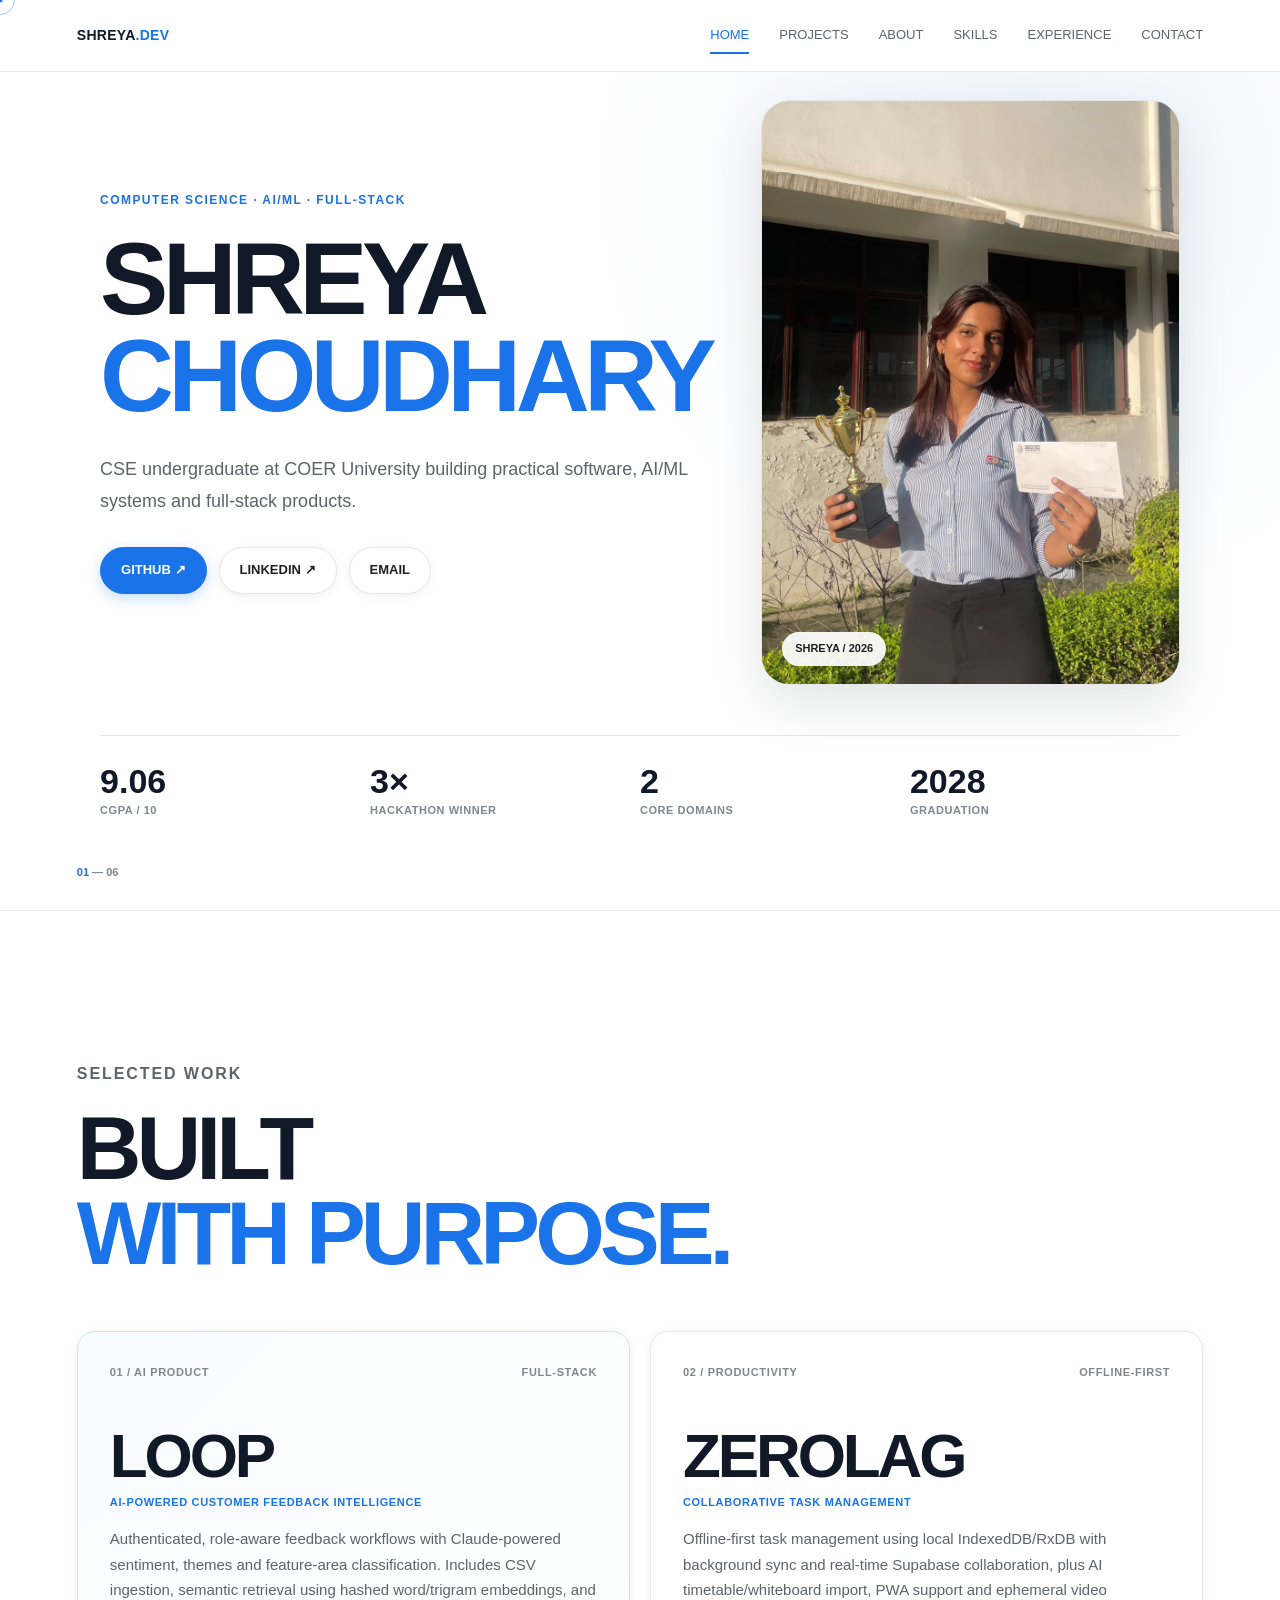
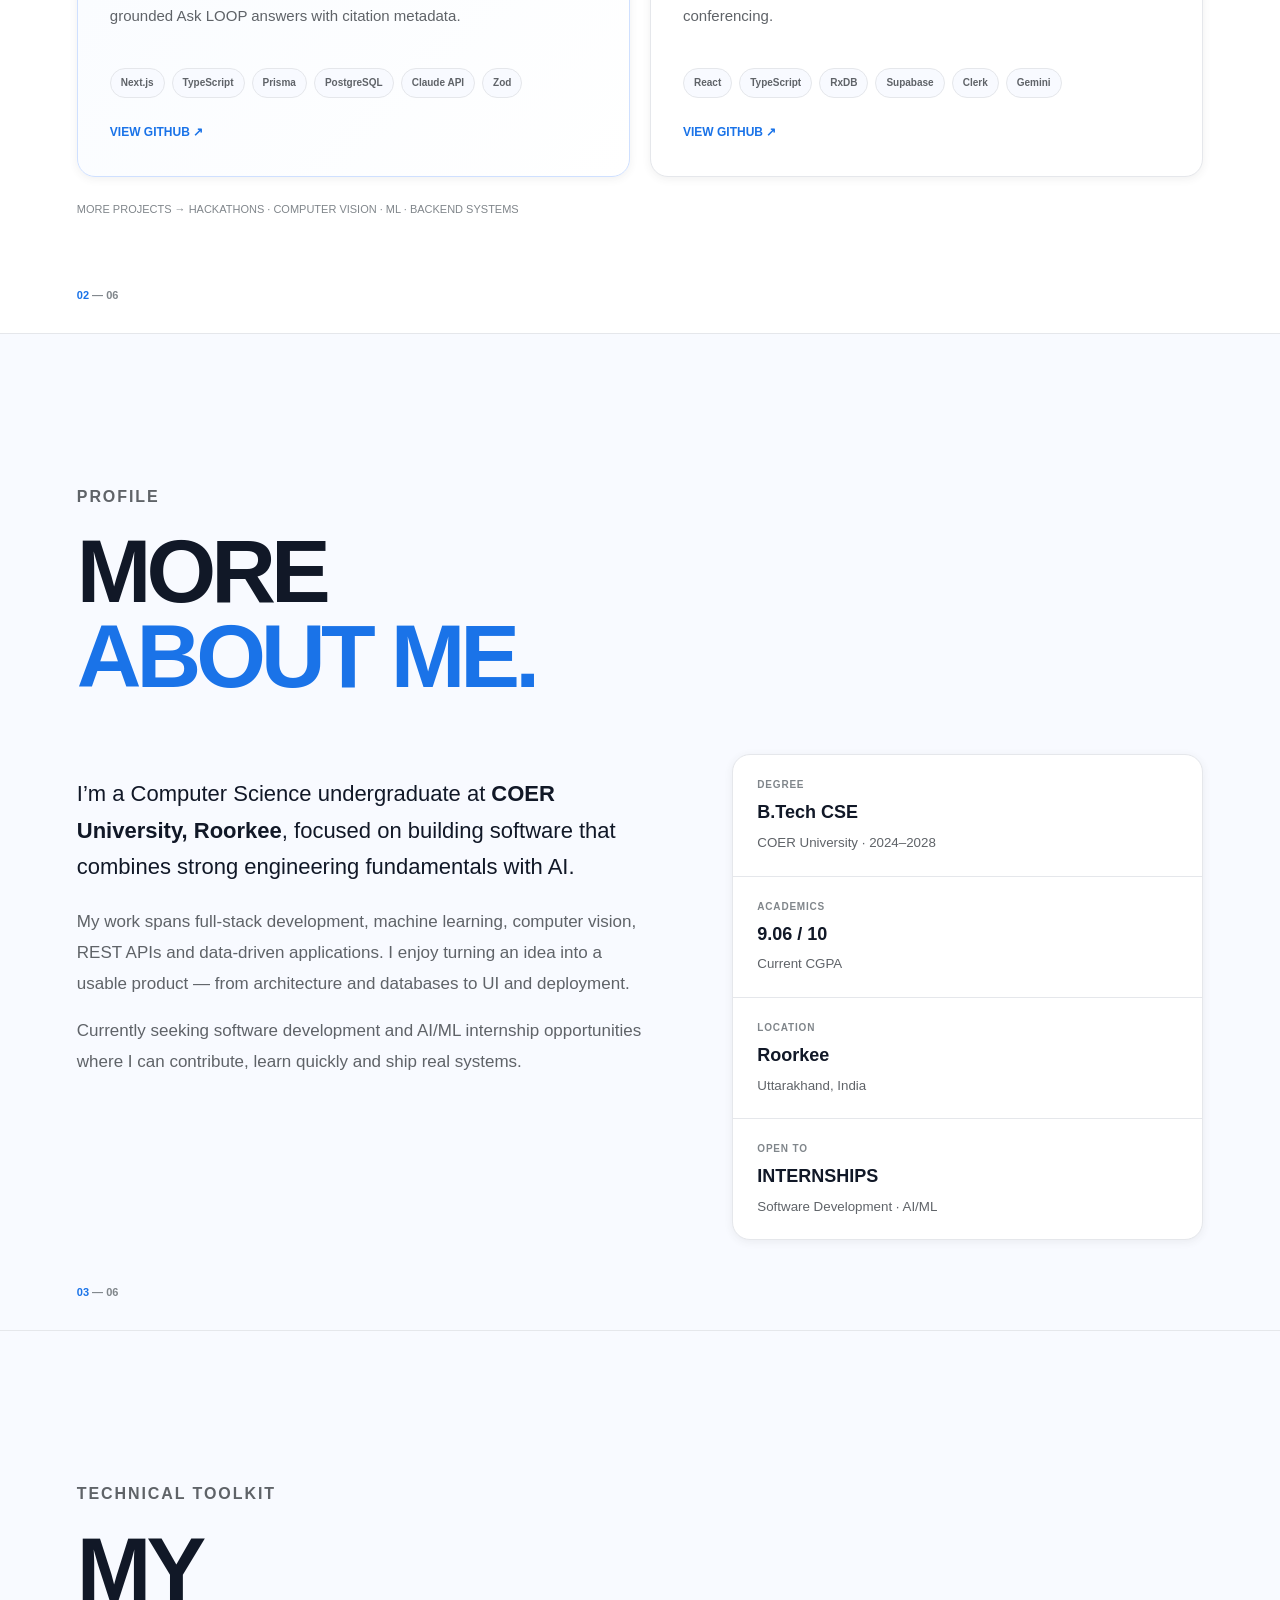
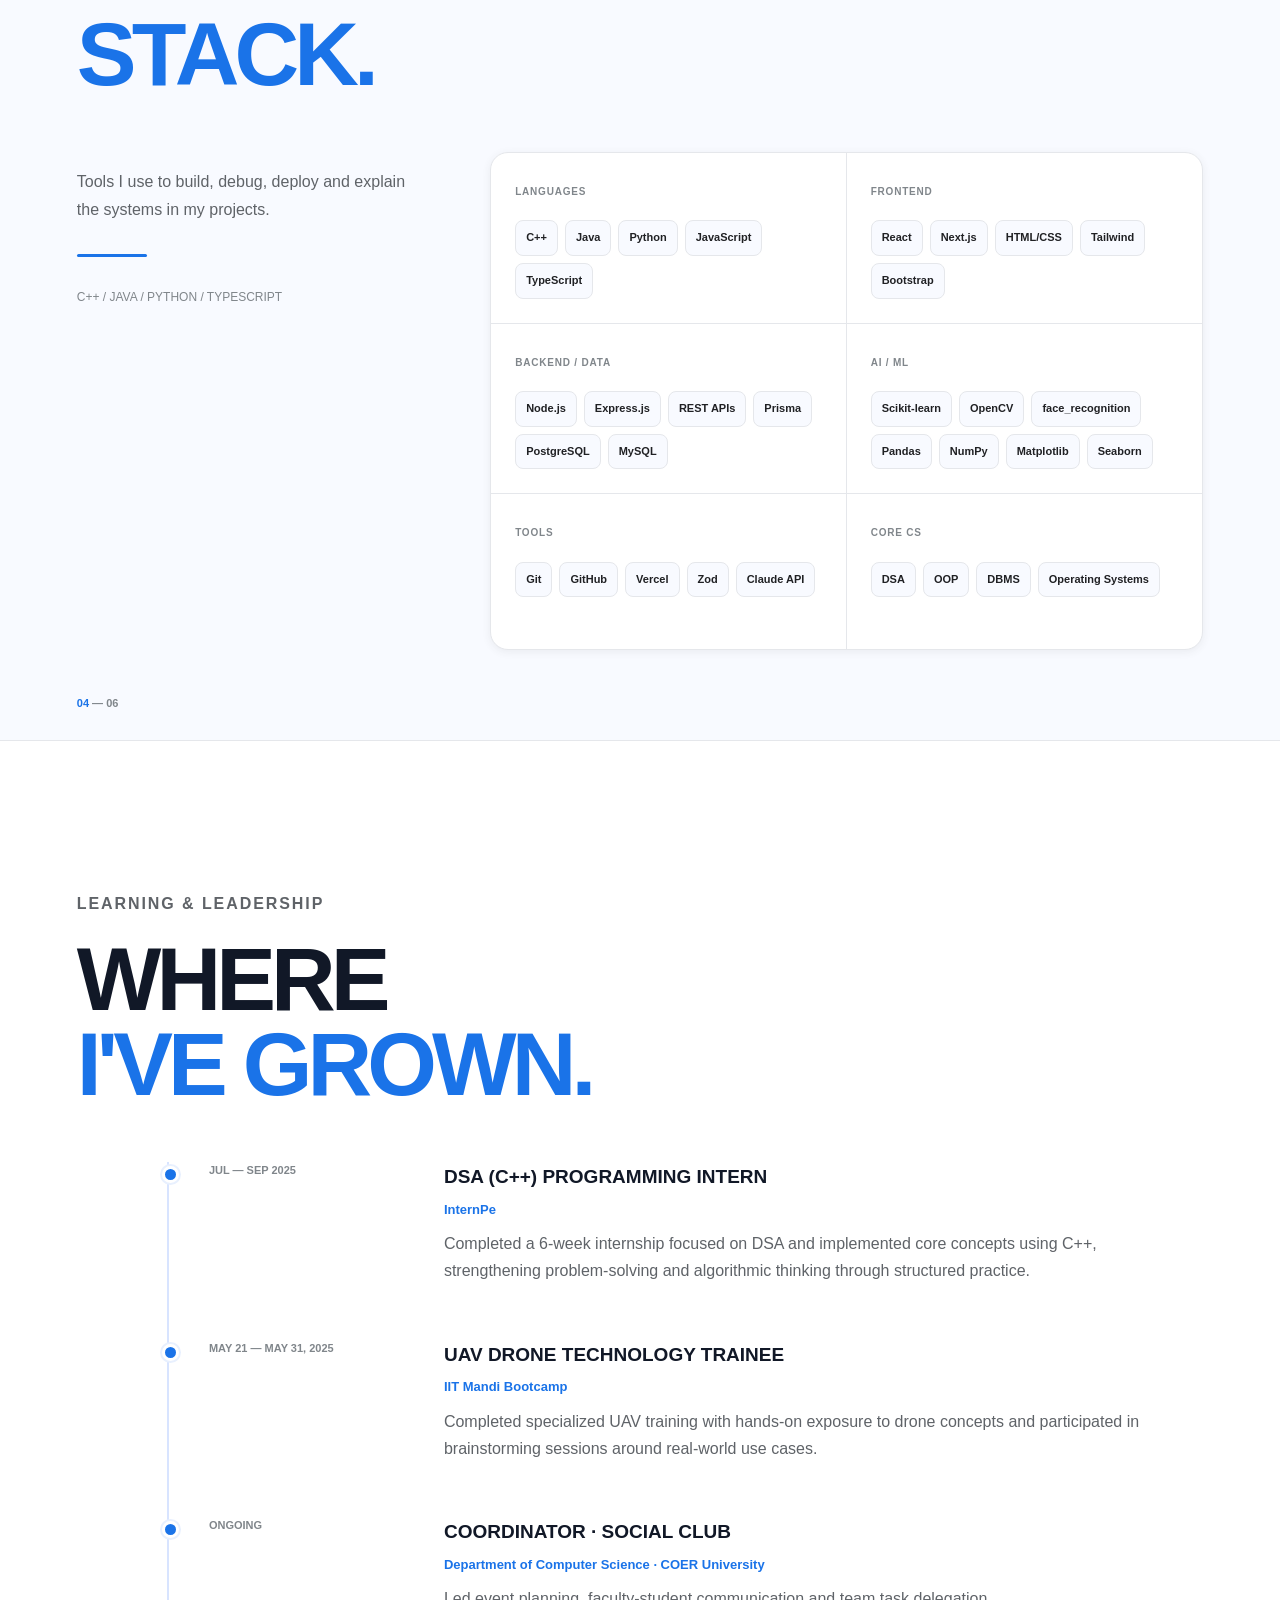
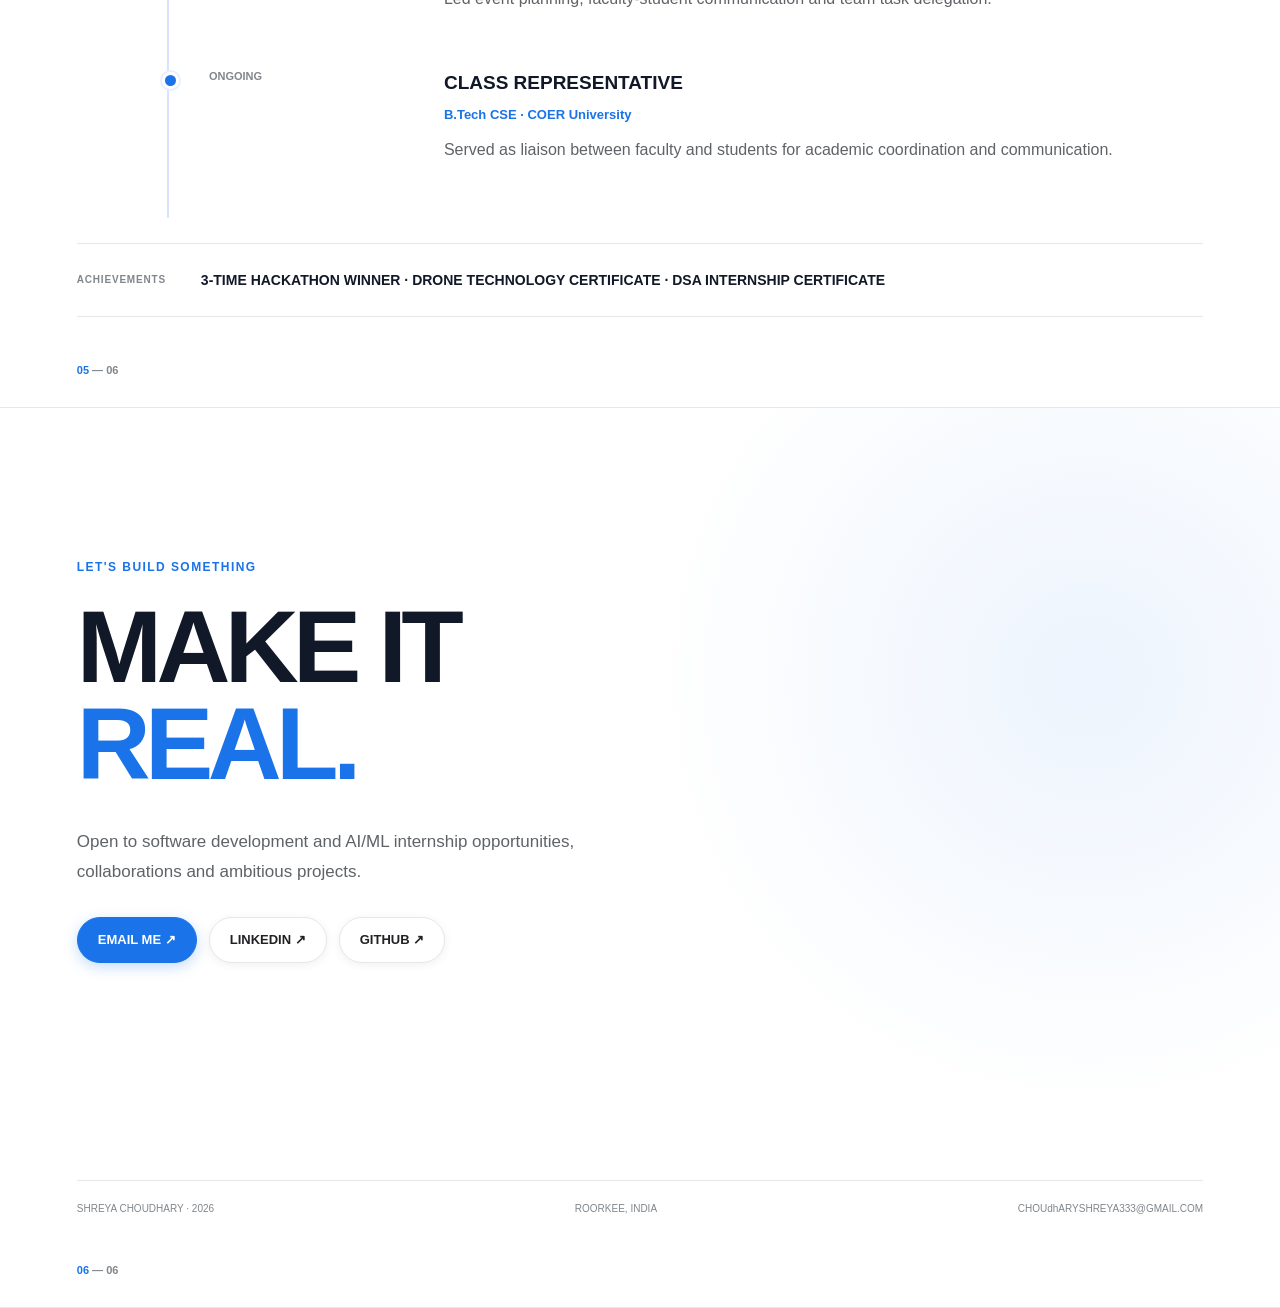
<file: index.html>
<!doctype html>
<html lang="en">
<head>
  <meta charset="UTF-8" />
  <meta name="viewport" content="width=device-width, initial-scale=1.0" />
  <meta name="description" content="Shreya Choudhary — Computer Science undergraduate building full-stack and AI/ML applications." />
  <title>Shreya Choudhary — Portfolio</title>
  <link rel="preconnect" href="https://fonts.googleapis.com">
  <link rel="preconnect" href="https://fonts.gstatic.com" crossorigin>
  <link href="https://fonts.googleapis.com/css2?family=Bebas+Neue&family=DM+Mono:wght@400;500&family=Space+Grotesk:wght@400;500;600;700&display=swap" rel="stylesheet">
  <link rel="stylesheet" href="styles.css" />
</head>
<body>
  <div class="noise"></div>
  <div class="cursor-dot"></div>
  <div class="cursor-ring"></div>

  <header class="nav">
    <a class="brand" href="#home">SHREYA<span>.DEV</span></a>
    <button class="menu-toggle" aria-label="Toggle menu">MENU</button>
    <nav class="nav-links">
      <a class="active" href="#home">HOME</a>
      <a href="#projects">PROJECTS</a>
      <a href="#about">ABOUT</a>
      <a href="#skills">SKILLS</a>
      <a href="#experience">EXPERIENCE</a>
      <a href="#contact">CONTACT</a>
    </nav>
  </header>

  <main>
    <section id="home" class="hero section">
      <div class="hero-copy reveal">
        <p class="eyebrow">COMPUTER SCIENCE · AI/ML · FULL-STACK</p>
        <h1>SHREYA<br><span>CHOUDHARY</span></h1>
        <p class="hero-sub">CSE undergraduate at COER University building practical software, AI/ML systems and full-stack products.</p>
        <div class="hero-actions">
          <a class="btn btn-light" href="https://github.com/shreyaChoudhry" target="_blank" rel="noreferrer">GITHUB ↗</a>
          <a class="btn" href="https://www.linkedin.com/in/shreya-choudhary-287655112" target="_blank" rel="noreferrer">LINKEDIN ↗</a>
          <a class="btn" href="mailto:choudharyshreya333@gmail.com">EMAIL</a>
        </div>
      </div>
      <div class="hero-photo reveal">
        <div class="photo-frame">
         <img src="assets/ShreyaChoudharyProfilePicture.jpeg" alt="Shreya Choudhary">
          <div class="photo-label">SHREYA / 2026</div>
        </div>
      </div>
      <div class="hero-bottom reveal">
        <div class="stat"><strong>9.06</strong><span>CGPA / 10</span></div>
        <div class="stat"><strong>3×</strong><span>HACKATHON WINNER</span></div>
        <div class="stat"><strong>2</strong><span>CORE DOMAINS</span></div>
        <div class="stat"><strong>2028</strong><span>GRADUATION</span></div>
      </div>
      <div class="section-index">01 <span>— 06</span></div>
    </section>

    <section id="projects" class="section projects-section">
      <div class="section-heading reveal"><p class="eyebrow">SELECTED WORK</p><h2>BUILT<br><span>WITH PURPOSE.</span></h2></div>
      <div class="project-grid">
        <article class="project-card featured reveal">
          <div class="project-top"><span>01 / AI PRODUCT</span><span>FULL-STACK</span></div>
          <h3>LOOP</h3>
          <p class="project-kicker">AI-POWERED CUSTOMER FEEDBACK INTELLIGENCE</p>
          <p>Authenticated, role-aware feedback workflows with Claude-powered sentiment, themes and feature-area classification. Includes CSV ingestion, semantic retrieval using hashed word/trigram embeddings, and grounded Ask LOOP answers with citation metadata.</p>
          <div class="tags"><span>Next.js</span><span>TypeScript</span><span>Prisma</span><span>PostgreSQL</span><span>Claude API</span><span>Zod</span></div>
          <div class="card-actions"><a href="https://github.com/shreyaChoudhry/loop-ai" target="_blank" rel="noreferrer">VIEW GITHUB ↗</a></div>
        </article>

        <article class="project-card reveal">
          <div class="project-top"><span>02 / PRODUCTIVITY</span><span>OFFLINE-FIRST</span></div>
          <h3>ZEROLAG</h3>
          <p class="project-kicker">COLLABORATIVE TASK MANAGEMENT</p>
          <p>Offline-first task management using local IndexedDB/RxDB with background sync and real-time Supabase collaboration, plus AI timetable/whiteboard import, PWA support and ephemeral video conferencing.</p>
          <div class="tags"><span>React</span><span>TypeScript</span><span>RxDB</span><span>Supabase</span><span>Clerk</span><span>Gemini</span></div>
          <div class="card-actions"><a href="https://github.com/shreyaChoudhry/ZeroLag" target="_blank" rel="noreferrer">VIEW GITHUB ↗</a></div>
        </article>
      </div>
      <div class="projects-note reveal">MORE PROJECTS → HACKATHONS · COMPUTER VISION · ML · BACKEND SYSTEMS</div>
      <div class="section-index">02 <span>— 06</span></div>
    </section>

    <section id="about" class="section about-section">
      <div class="section-heading reveal"><p class="eyebrow">PROFILE</p><h2>MORE<br><span>ABOUT ME.</span></h2></div>
      <div class="about-layout">
        <div class="about-text reveal">
          <p class="lead">I’m a Computer Science undergraduate at <strong>COER University, Roorkee</strong>, focused on building software that combines strong engineering fundamentals with AI.</p>
          <p>My work spans full-stack development, machine learning, computer vision, REST APIs and data-driven applications. I enjoy turning an idea into a usable product — from architecture and databases to UI and deployment.</p>
          <p>Currently seeking software development and AI/ML internship opportunities where I can contribute, learn quickly and ship real systems.</p>
        </div>
        <div class="about-panel reveal">
          <div><span>DEGREE</span><strong>B.Tech CSE</strong><small>COER University · 2024–2028</small></div>
          <div><span>ACADEMICS</span><strong>9.06 / 10</strong><small>Current CGPA</small></div>
          <div><span>LOCATION</span><strong>Roorkee</strong><small>Uttarakhand, India</small></div>
          <div><span>OPEN TO</span><strong>INTERNSHIPS</strong><small>Software Development · AI/ML</small></div>
        </div>
      </div>
      <div class="section-index">03 <span>— 06</span></div>
    </section>

    <section id="skills" class="section skills-section">
      <div class="section-heading reveal"><p class="eyebrow">TECHNICAL TOOLKIT</p><h2>MY<br><span>STACK.</span></h2></div>
      <div class="skills-layout">
        <div class="skill-intro reveal"><p>Tools I use to build, debug, deploy and explain the systems in my projects.</p><div class="mini-line"></div><p class="mono">C++ / JAVA / PYTHON / TYPESCRIPT</p></div>
        <div class="skill-board reveal">
          <div class="skill-group"><span>LANGUAGES</span><div><b>C++</b><b>Java</b><b>Python</b><b>JavaScript</b><b>TypeScript</b></div></div>
          <div class="skill-group"><span>FRONTEND</span><div><b>React</b><b>Next.js</b><b>HTML/CSS</b><b>Tailwind</b><b>Bootstrap</b></div></div>
          <div class="skill-group"><span>BACKEND / DATA</span><div><b>Node.js</b><b>Express.js</b><b>REST APIs</b><b>Prisma</b><b>PostgreSQL</b><b>MySQL</b></div></div>
          <div class="skill-group"><span>AI / ML</span><div><b>Scikit-learn</b><b>OpenCV</b><b>face_recognition</b><b>Pandas</b><b>NumPy</b><b>Matplotlib</b><b>Seaborn</b></div></div>
          <div class="skill-group"><span>TOOLS</span><div><b>Git</b><b>GitHub</b><b>Vercel</b><b>Zod</b><b>Claude API</b></div></div>
          <div class="skill-group"><span>CORE CS</span><div><b>DSA</b><b>OOP</b><b>DBMS</b><b>Operating Systems</b></div></div>
        </div>
      </div>
      <div class="section-index">04 <span>— 06</span></div>
    </section>

    <section id="experience" class="section experience-section">
      <div class="section-heading reveal"><p class="eyebrow">LEARNING & LEADERSHIP</p><h2>WHERE<br><span>I'VE GROWN.</span></h2></div>
      <div class="timeline reveal">
        <article><div class="timeline-date">JUL — SEP 2025</div><div><h3>DSA (C++) PROGRAMMING INTERN</h3><p class="org">InternPe</p><p>Completed a 6-week internship focused on DSA and implemented core concepts using C++, strengthening problem-solving and algorithmic thinking through structured practice.</p></div></article>
        <article><div class="timeline-date">MAY 21 — MAY 31, 2025</div><div><h3>UAV DRONE TECHNOLOGY TRAINEE</h3><p class="org">IIT Mandi Bootcamp</p><p>Completed specialized UAV training with hands-on exposure to drone concepts and participated in brainstorming sessions around real-world use cases.</p></div></article>
        <article><div class="timeline-date">ONGOING</div><div><h3>COORDINATOR · SOCIAL CLUB</h3><p class="org">Department of Computer Science · COER University</p><p>Led event planning, faculty-student communication and team task delegation.</p></div></article>
        <article><div class="timeline-date">ONGOING</div><div><h3>CLASS REPRESENTATIVE</h3><p class="org">B.Tech CSE · COER University</p><p>Served as liaison between faculty and students for academic coordination and communication.</p></div></article>
      </div>
      <div class="achievement-strip reveal"><span>ACHIEVEMENTS</span><strong>3-TIME HACKATHON WINNER · DRONE TECHNOLOGY CERTIFICATE · DSA INTERNSHIP CERTIFICATE</strong></div>
      <div class="section-index">05 <span>— 06</span></div>
    </section>

    <section id="contact" class="section contact-section">
      <div class="contact-wrap reveal">
        <p class="eyebrow">LET'S BUILD SOMETHING</p>
        <h2>MAKE IT<br><span>REAL.</span></h2>
        <p class="contact-copy">Open to software development and AI/ML internship opportunities, collaborations and ambitious projects.</p>
        <div class="hero-actions"><a class="btn btn-light" href="mailto:choudharyshreya333@gmail.com">EMAIL ME ↗</a><a class="btn" href="https://www.linkedin.com/in/shreya-choudhary-287655112" target="_blank" rel="noreferrer">LINKEDIN ↗</a><a class="btn" href="https://github.com/shreyaChoudhry" target="_blank" rel="noreferrer">GITHUB ↗</a></div>
      </div>
      <footer><span>SHREYA CHOUDHARY · 2026</span><span>ROORKEE, INDIA</span><span>CHOUdhARYSHREYA333@GMAIL.COM</span></footer>
      <div class="section-index">06 <span>— 06</span></div>
    </section>
  </main>

  <script src="script.js"></script>
</body>
</html>
</file>
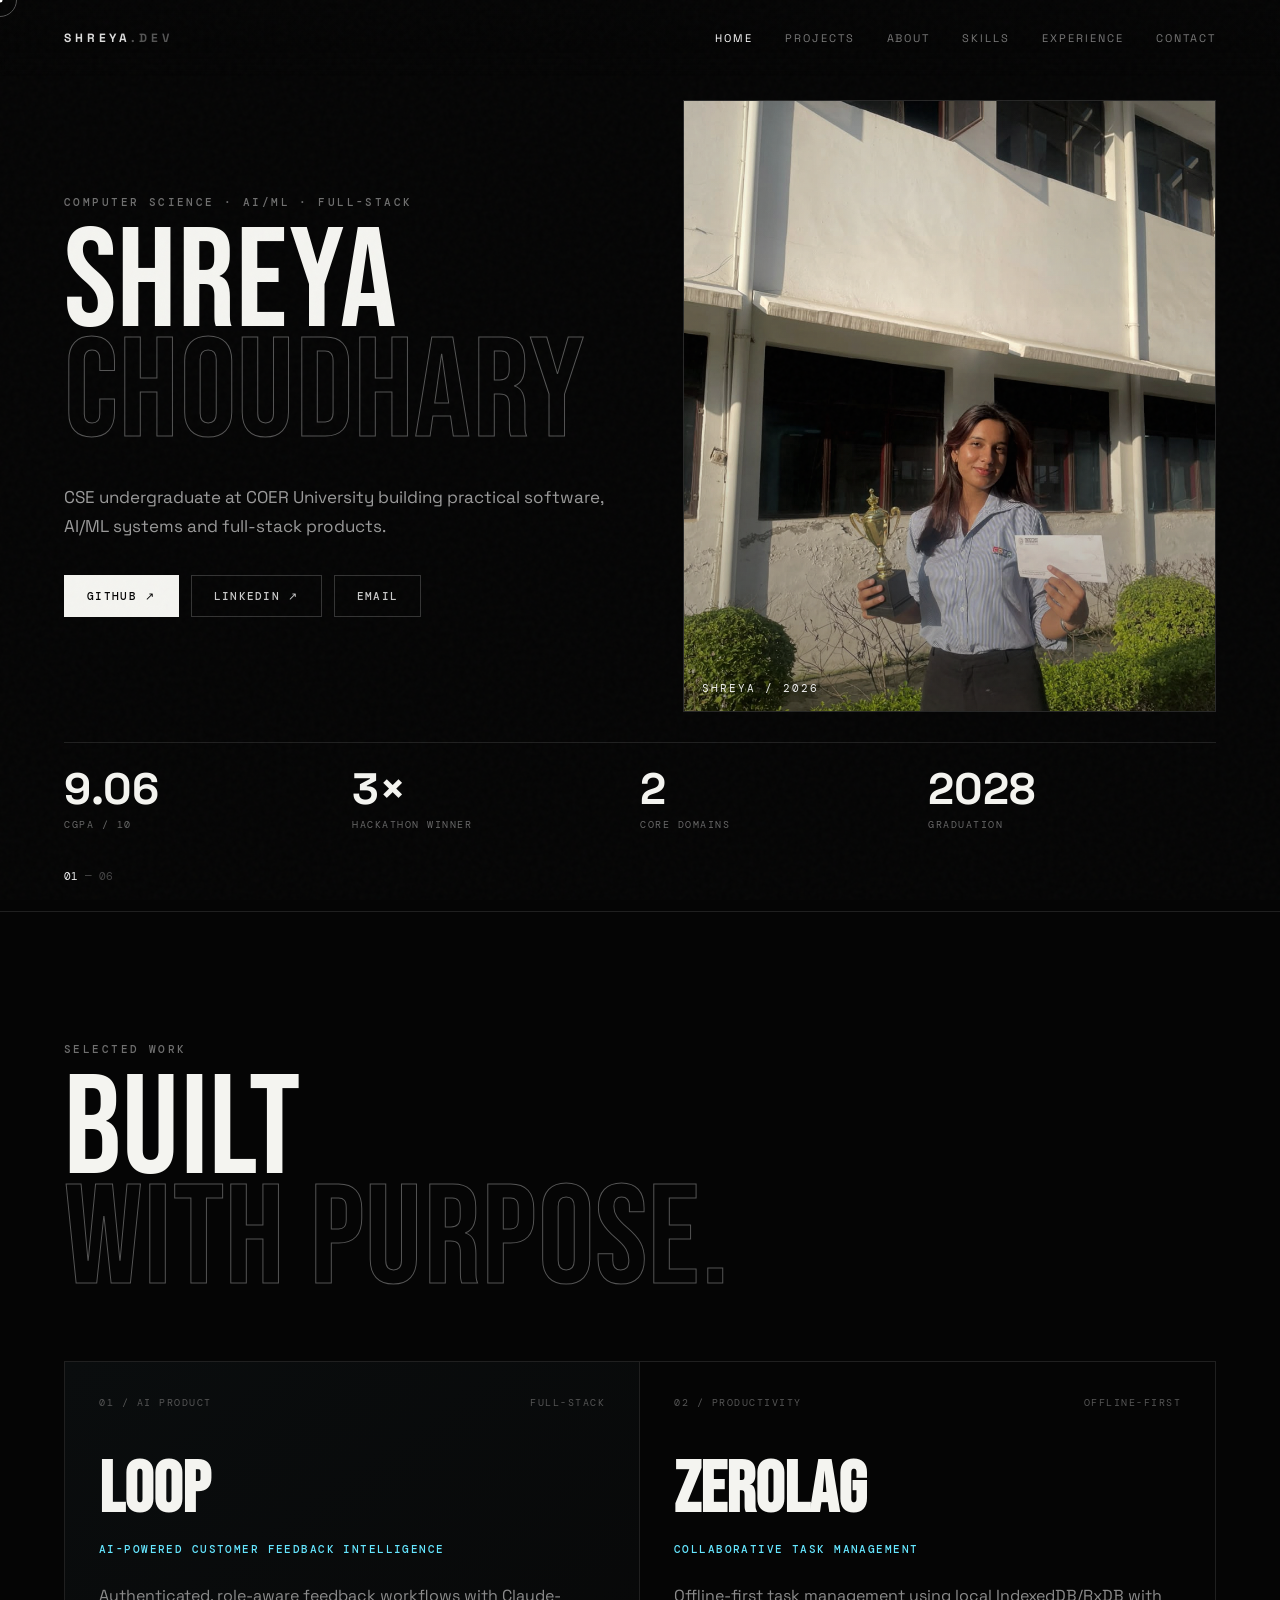
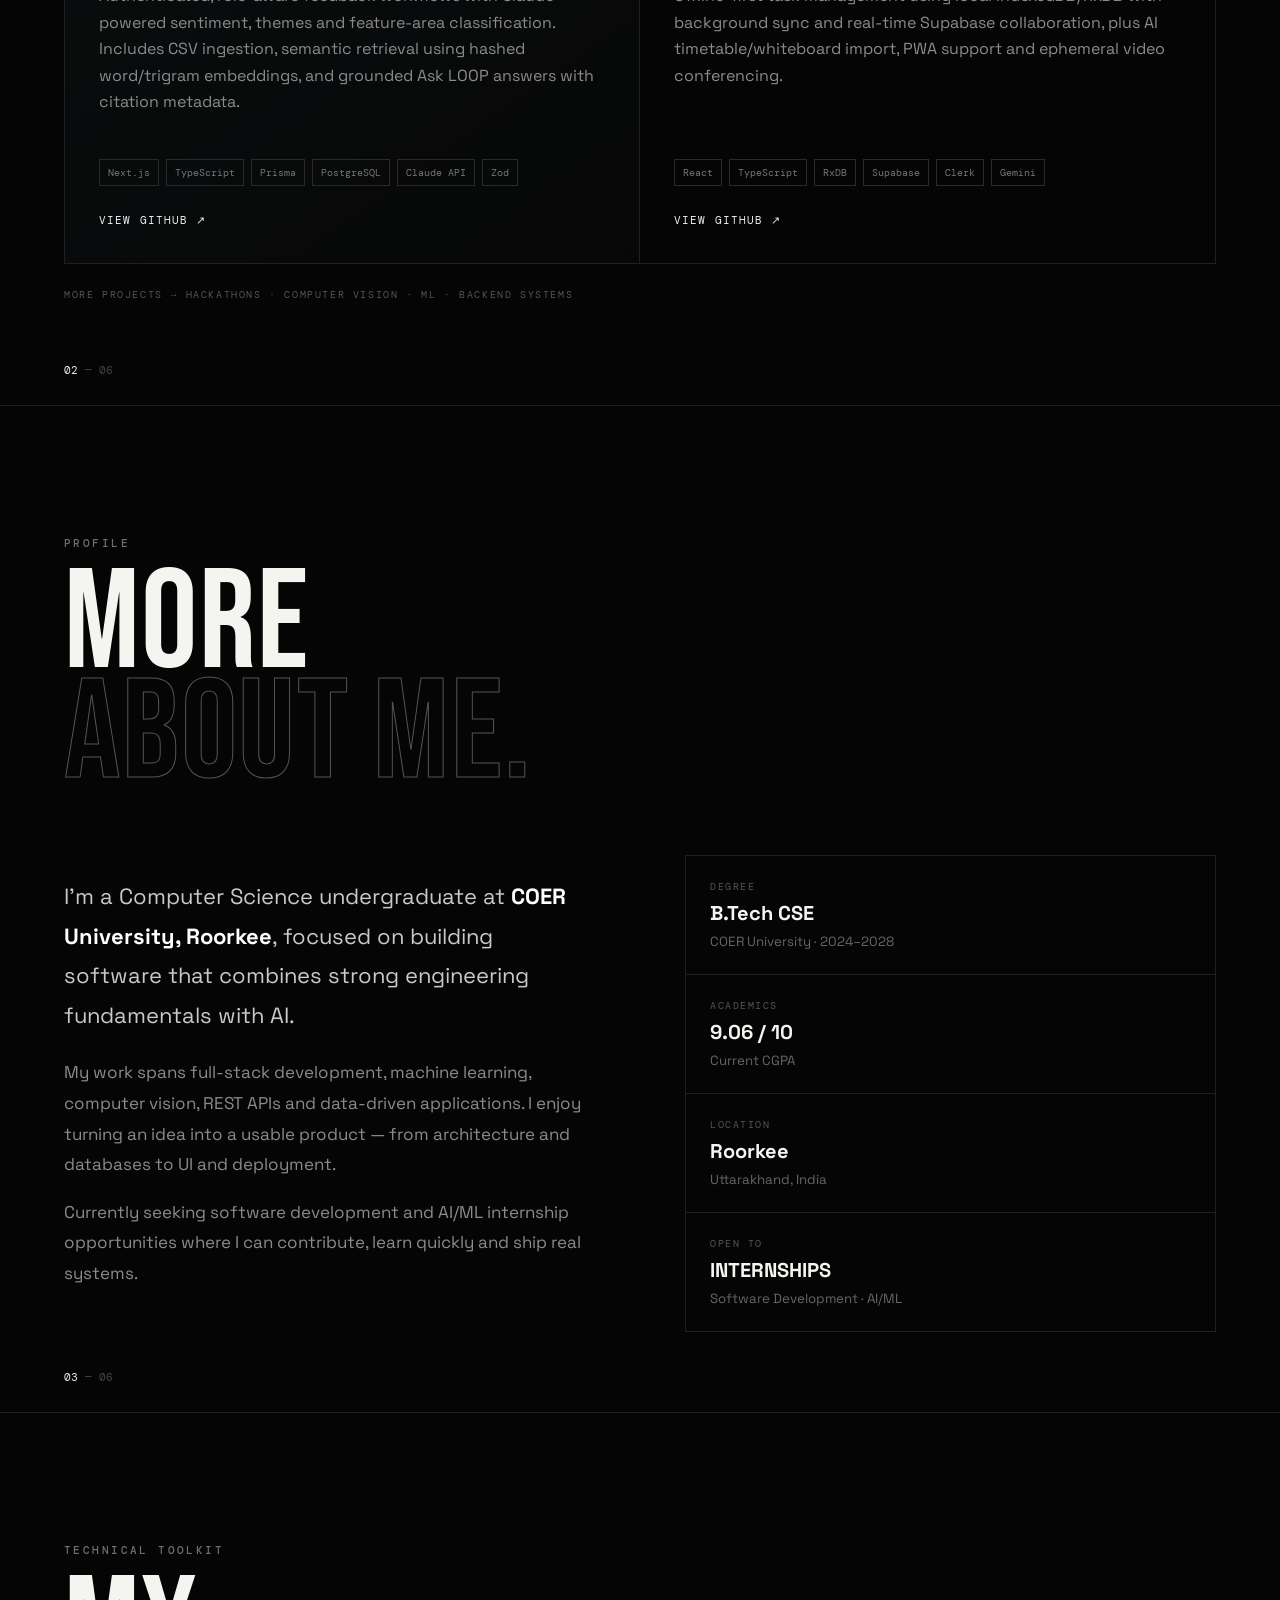
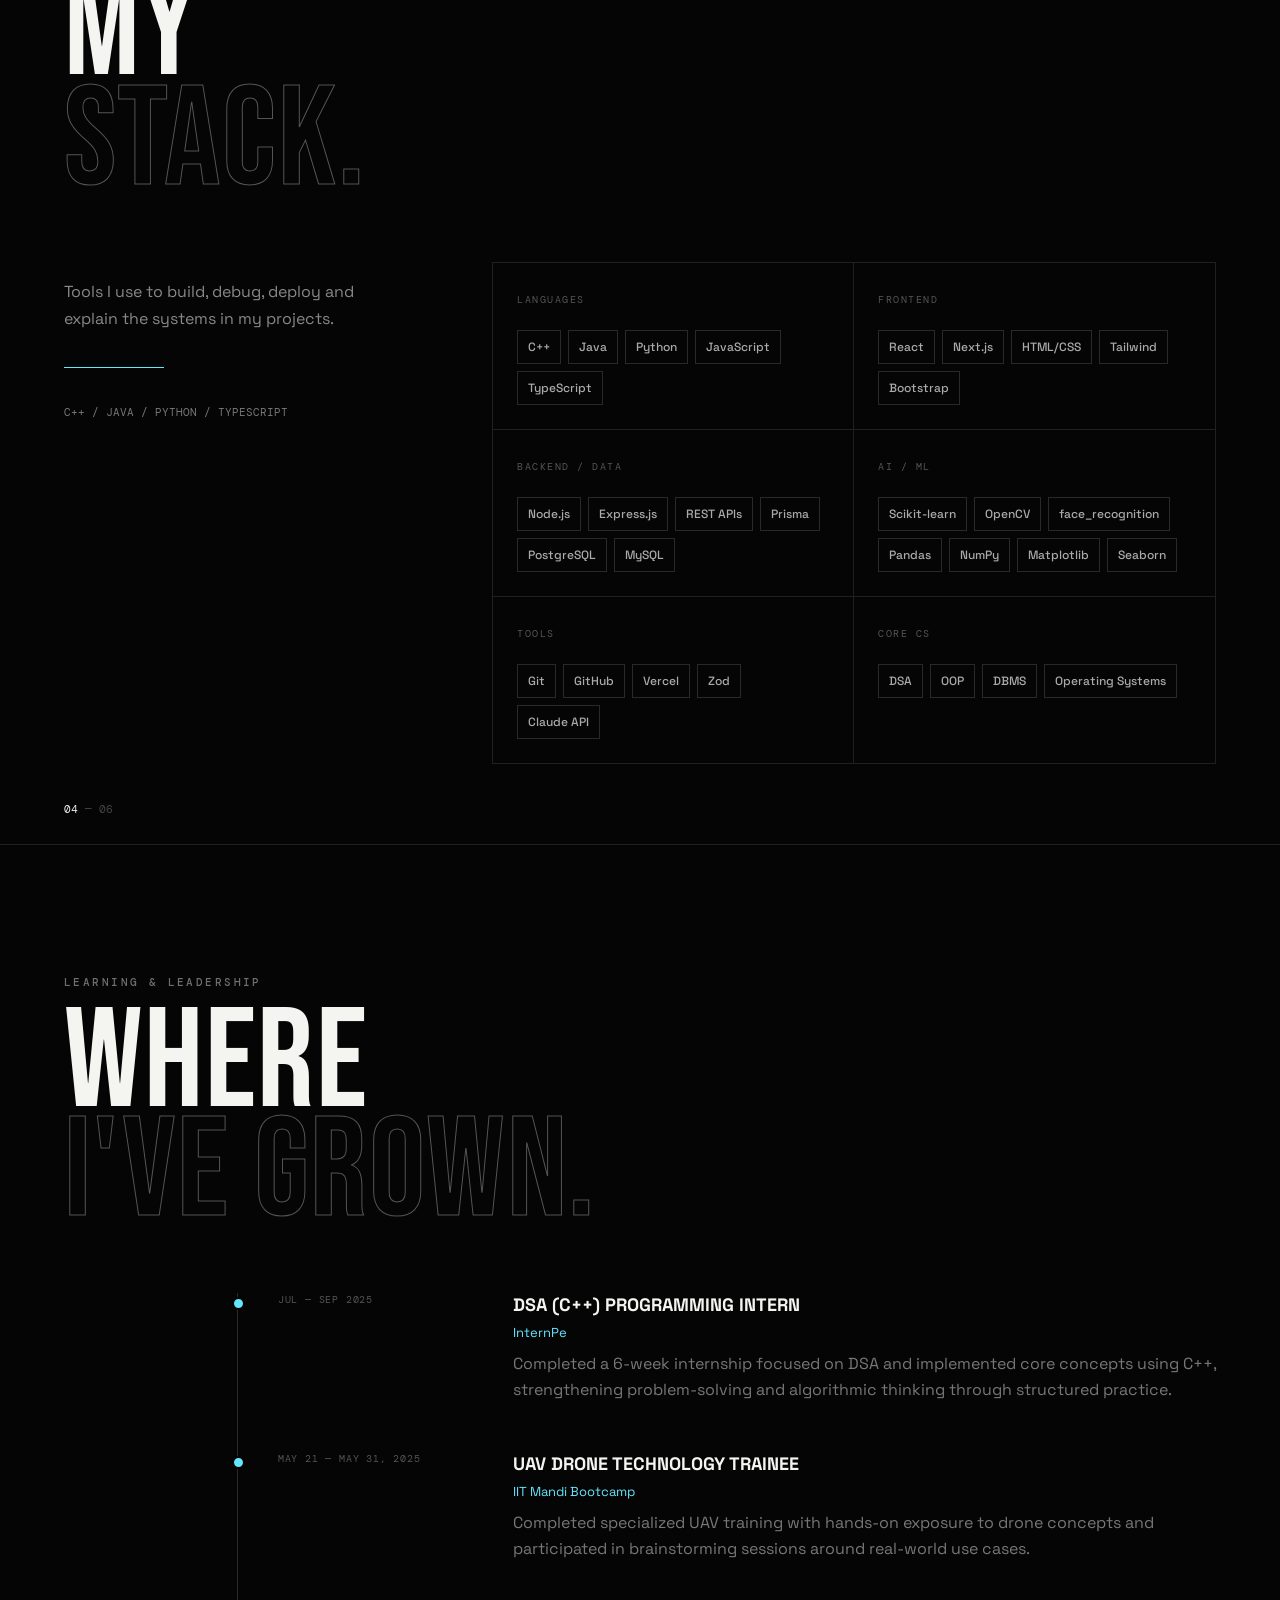
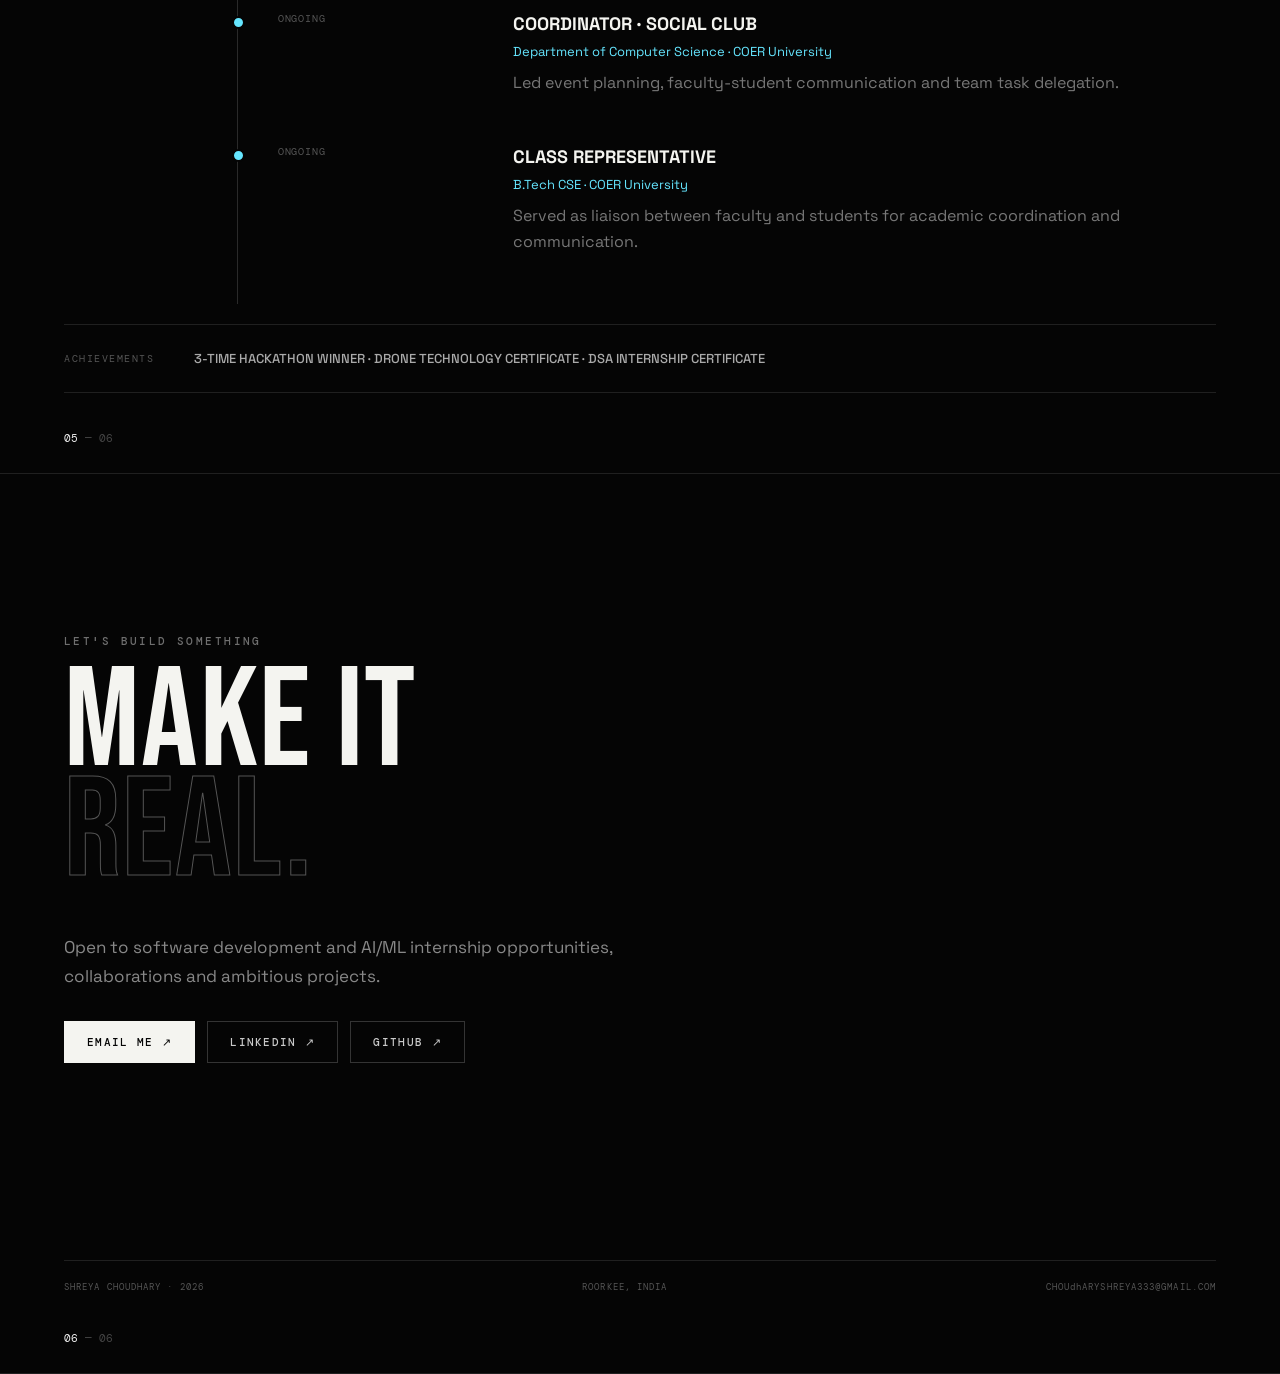
<file: shreya-portfolio/index.html>
<!doctype html>
<html lang="en">
<head>
  <meta charset="UTF-8" />
  <meta name="viewport" content="width=device-width, initial-scale=1.0" />
  <meta name="description" content="Shreya Choudhary — Computer Science undergraduate building full-stack and AI/ML applications." />
  <title>Shreya Choudhary — Portfolio</title>
  <link rel="preconnect" href="https://fonts.googleapis.com">
  <link rel="preconnect" href="https://fonts.gstatic.com" crossorigin>
  <link href="https://fonts.googleapis.com/css2?family=Bebas+Neue&family=DM+Mono:wght@400;500&family=Space+Grotesk:wght@400;500;600;700&display=swap" rel="stylesheet">
  <link rel="stylesheet" href="styles.css" />
</head>
<body>
  <div class="noise"></div>
  <div class="cursor-dot"></div>
  <div class="cursor-ring"></div>

  <header class="nav">
    <a class="brand" href="#home">SHREYA<span>.DEV</span></a>
    <button class="menu-toggle" aria-label="Toggle menu">MENU</button>
    <nav class="nav-links">
      <a class="active" href="#home">HOME</a>
      <a href="#projects">PROJECTS</a>
      <a href="#about">ABOUT</a>
      <a href="#skills">SKILLS</a>
      <a href="#experience">EXPERIENCE</a>
      <a href="#contact">CONTACT</a>
    </nav>
  </header>

  <main>
    <section id="home" class="hero section">
      <div class="hero-copy reveal">
        <p class="eyebrow">COMPUTER SCIENCE · AI/ML · FULL-STACK</p>
        <h1>SHREYA<br><span>CHOUDHARY</span></h1>
        <p class="hero-sub">CSE undergraduate at COER University building practical software, AI/ML systems and full-stack products.</p>
        <div class="hero-actions">
          <a class="btn btn-light" href="https://github.com/shreyaChoudhry" target="_blank" rel="noreferrer">GITHUB ↗</a>
          <a class="btn" href="https://www.linkedin.com/in/shreya-choudhary-287655112" target="_blank" rel="noreferrer">LINKEDIN ↗</a>
          <a class="btn" href="mailto:choudharyshreya333@gmail.com">EMAIL</a>
        </div>
      </div>
      <div class="hero-photo reveal">
        <div class="photo-frame">
          <img src="assets/profile.jpg" alt="Shreya Choudhary" />
          <div class="photo-label">SHREYA / 2026</div>
        </div>
      </div>
      <div class="hero-bottom reveal">
        <div class="stat"><strong>9.06</strong><span>CGPA / 10</span></div>
        <div class="stat"><strong>3×</strong><span>HACKATHON WINNER</span></div>
        <div class="stat"><strong>2</strong><span>CORE DOMAINS</span></div>
        <div class="stat"><strong>2028</strong><span>GRADUATION</span></div>
      </div>
      <div class="section-index">01 <span>— 06</span></div>
    </section>

    <section id="projects" class="section projects-section">
      <div class="section-heading reveal"><p class="eyebrow">SELECTED WORK</p><h2>BUILT<br><span>WITH PURPOSE.</span></h2></div>
      <div class="project-grid">
        <article class="project-card featured reveal">
          <div class="project-top"><span>01 / AI PRODUCT</span><span>FULL-STACK</span></div>
          <h3>LOOP</h3>
          <p class="project-kicker">AI-POWERED CUSTOMER FEEDBACK INTELLIGENCE</p>
          <p>Authenticated, role-aware feedback workflows with Claude-powered sentiment, themes and feature-area classification. Includes CSV ingestion, semantic retrieval using hashed word/trigram embeddings, and grounded Ask LOOP answers with citation metadata.</p>
          <div class="tags"><span>Next.js</span><span>TypeScript</span><span>Prisma</span><span>PostgreSQL</span><span>Claude API</span><span>Zod</span></div>
          <div class="card-actions"><a href="https://github.com/shreyaChoudhry/loop-ai" target="_blank" rel="noreferrer">VIEW GITHUB ↗</a></div>
        </article>

        <article class="project-card reveal">
          <div class="project-top"><span>02 / PRODUCTIVITY</span><span>OFFLINE-FIRST</span></div>
          <h3>ZEROLAG</h3>
          <p class="project-kicker">COLLABORATIVE TASK MANAGEMENT</p>
          <p>Offline-first task management using local IndexedDB/RxDB with background sync and real-time Supabase collaboration, plus AI timetable/whiteboard import, PWA support and ephemeral video conferencing.</p>
          <div class="tags"><span>React</span><span>TypeScript</span><span>RxDB</span><span>Supabase</span><span>Clerk</span><span>Gemini</span></div>
          <div class="card-actions"><a href="https://github.com/shreyaChoudhry/ZeroLag" target="_blank" rel="noreferrer">VIEW GITHUB ↗</a></div>
        </article>
      </div>
      <div class="projects-note reveal">MORE PROJECTS → HACKATHONS · COMPUTER VISION · ML · BACKEND SYSTEMS</div>
      <div class="section-index">02 <span>— 06</span></div>
    </section>

    <section id="about" class="section about-section">
      <div class="section-heading reveal"><p class="eyebrow">PROFILE</p><h2>MORE<br><span>ABOUT ME.</span></h2></div>
      <div class="about-layout">
        <div class="about-text reveal">
          <p class="lead">I’m a Computer Science undergraduate at <strong>COER University, Roorkee</strong>, focused on building software that combines strong engineering fundamentals with AI.</p>
          <p>My work spans full-stack development, machine learning, computer vision, REST APIs and data-driven applications. I enjoy turning an idea into a usable product — from architecture and databases to UI and deployment.</p>
          <p>Currently seeking software development and AI/ML internship opportunities where I can contribute, learn quickly and ship real systems.</p>
        </div>
        <div class="about-panel reveal">
          <div><span>DEGREE</span><strong>B.Tech CSE</strong><small>COER University · 2024–2028</small></div>
          <div><span>ACADEMICS</span><strong>9.06 / 10</strong><small>Current CGPA</small></div>
          <div><span>LOCATION</span><strong>Roorkee</strong><small>Uttarakhand, India</small></div>
          <div><span>OPEN TO</span><strong>INTERNSHIPS</strong><small>Software Development · AI/ML</small></div>
        </div>
      </div>
      <div class="section-index">03 <span>— 06</span></div>
    </section>

    <section id="skills" class="section skills-section">
      <div class="section-heading reveal"><p class="eyebrow">TECHNICAL TOOLKIT</p><h2>MY<br><span>STACK.</span></h2></div>
      <div class="skills-layout">
        <div class="skill-intro reveal"><p>Tools I use to build, debug, deploy and explain the systems in my projects.</p><div class="mini-line"></div><p class="mono">C++ / JAVA / PYTHON / TYPESCRIPT</p></div>
        <div class="skill-board reveal">
          <div class="skill-group"><span>LANGUAGES</span><div><b>C++</b><b>Java</b><b>Python</b><b>JavaScript</b><b>TypeScript</b></div></div>
          <div class="skill-group"><span>FRONTEND</span><div><b>React</b><b>Next.js</b><b>HTML/CSS</b><b>Tailwind</b><b>Bootstrap</b></div></div>
          <div class="skill-group"><span>BACKEND / DATA</span><div><b>Node.js</b><b>Express.js</b><b>REST APIs</b><b>Prisma</b><b>PostgreSQL</b><b>MySQL</b></div></div>
          <div class="skill-group"><span>AI / ML</span><div><b>Scikit-learn</b><b>OpenCV</b><b>face_recognition</b><b>Pandas</b><b>NumPy</b><b>Matplotlib</b><b>Seaborn</b></div></div>
          <div class="skill-group"><span>TOOLS</span><div><b>Git</b><b>GitHub</b><b>Vercel</b><b>Zod</b><b>Claude API</b></div></div>
          <div class="skill-group"><span>CORE CS</span><div><b>DSA</b><b>OOP</b><b>DBMS</b><b>Operating Systems</b></div></div>
        </div>
      </div>
      <div class="section-index">04 <span>— 06</span></div>
    </section>

    <section id="experience" class="section experience-section">
      <div class="section-heading reveal"><p class="eyebrow">LEARNING & LEADERSHIP</p><h2>WHERE<br><span>I'VE GROWN.</span></h2></div>
      <div class="timeline reveal">
        <article><div class="timeline-date">JUL — SEP 2025</div><div><h3>DSA (C++) PROGRAMMING INTERN</h3><p class="org">InternPe</p><p>Completed a 6-week internship focused on DSA and implemented core concepts using C++, strengthening problem-solving and algorithmic thinking through structured practice.</p></div></article>
        <article><div class="timeline-date">MAY 21 — MAY 31, 2025</div><div><h3>UAV DRONE TECHNOLOGY TRAINEE</h3><p class="org">IIT Mandi Bootcamp</p><p>Completed specialized UAV training with hands-on exposure to drone concepts and participated in brainstorming sessions around real-world use cases.</p></div></article>
        <article><div class="timeline-date">ONGOING</div><div><h3>COORDINATOR · SOCIAL CLUB</h3><p class="org">Department of Computer Science · COER University</p><p>Led event planning, faculty-student communication and team task delegation.</p></div></article>
        <article><div class="timeline-date">ONGOING</div><div><h3>CLASS REPRESENTATIVE</h3><p class="org">B.Tech CSE · COER University</p><p>Served as liaison between faculty and students for academic coordination and communication.</p></div></article>
      </div>
      <div class="achievement-strip reveal"><span>ACHIEVEMENTS</span><strong>3-TIME HACKATHON WINNER · DRONE TECHNOLOGY CERTIFICATE · DSA INTERNSHIP CERTIFICATE</strong></div>
      <div class="section-index">05 <span>— 06</span></div>
    </section>

    <section id="contact" class="section contact-section">
      <div class="contact-wrap reveal">
        <p class="eyebrow">LET'S BUILD SOMETHING</p>
        <h2>MAKE IT<br><span>REAL.</span></h2>
        <p class="contact-copy">Open to software development and AI/ML internship opportunities, collaborations and ambitious projects.</p>
        <div class="hero-actions"><a class="btn btn-light" href="mailto:choudharyshreya333@gmail.com">EMAIL ME ↗</a><a class="btn" href="https://www.linkedin.com/in/shreya-choudhary-287655112" target="_blank" rel="noreferrer">LINKEDIN ↗</a><a class="btn" href="https://github.com/shreyaChoudhry" target="_blank" rel="noreferrer">GITHUB ↗</a></div>
      </div>
      <footer><span>SHREYA CHOUDHARY · 2026</span><span>ROORKEE, INDIA</span><span>CHOUdhARYSHREYA333@GMAIL.COM</span></footer>
      <div class="section-index">06 <span>— 06</span></div>
    </section>
  </main>

  <script src="script.js"></script>
</body>
</html>
</file>
<file: styles.css>
/* =========================================================
   SHREYA CHOUDHARY — BRIGHT PROFESSIONAL PORTFOLIO
   Google-inspired / Clean / Modern / Placement-ready
   ========================================================= */

:root {
    --bg: #ffffff;
    --surface: #f8faff;
    --surface-blue: #eef4ff;

    --text: #202124;
    --heading: #111827;
    --muted: #5f6368;
    --light-muted: #80868b;

    --line: #e5e7eb;
    --line-blue: #d8e4ff;

    --blue: #1a73e8;
    --blue-dark: #1557b0;
    --blue-light: #e8f0fe;

    --green: #188038;
    --purple: #7c4dff;

    --shadow-sm: 0 2px 8px rgba(60, 64, 67, 0.08);
    --shadow-md: 0 8px 30px rgba(60, 64, 67, 0.10);
    --shadow-lg: 0 18px 50px rgba(60, 64, 67, 0.14);

    --pad: clamp(22px, 6vw, 90px);
    --radius: 18px;
}

/* =========================================================
   RESET
   ========================================================= */

* {
    box-sizing: border-box;
}

html {
    scroll-behavior: smooth;
}

body {
    margin: 0;
    background: var(--bg);
    color: var(--text);
    font-family: Arial, Helvetica, sans-serif;
    overflow-x: hidden;
    line-height: 1.6;
}

a {
    color: inherit;
}

img {
    max-width: 100%;
}

::selection {
    background: var(--blue);
    color: white;
}

/* Remove old dark/noise effect */

.noise {
    display: none;
}

/* =========================================================
   NAVBAR
   ========================================================= */

.nav {
    position: fixed;
    top: 0;
    left: 0;
    right: 0;

    height: 72px;
    padding: 0 var(--pad);

    display: flex;
    align-items: center;
    justify-content: space-between;

    z-index: 100;

    background: rgba(255, 255, 255, 0.94);
    border-bottom: 1px solid rgba(229, 231, 235, 0.9);

    backdrop-filter: blur(14px);
    -webkit-backdrop-filter: blur(14px);
}

.brand {
    font-size: 14px;
    font-weight: 700;
    letter-spacing: 0.02em;
    color: var(--heading);
    text-decoration: none;
}

.brand span {
    color: var(--blue);
}

.nav-links {
    display: flex;
    gap: 30px;
    align-items: center;
}

.nav-links a {
    position: relative;

    color: var(--muted);
    text-decoration: none;

    font-size: 13px;
    font-weight: 500;

    transition: color 0.2s ease;
}

.nav-links a::after {
    content: "";

    position: absolute;
    left: 0;
    bottom: -8px;

    width: 0;
    height: 2px;

    background: var(--blue);

    transition: width 0.2s ease;
}

.nav-links a:hover,
.nav-links a.active {
    color: var(--blue);
}

.nav-links a:hover::after,
.nav-links a.active::after {
    width: 100%;
}

.menu-toggle {
    display: none;

    background: white;
    color: var(--text);

    border: 1px solid var(--line);
    border-radius: 10px;

    padding: 9px 13px;

    font-size: 12px;
}

/* =========================================================
   GENERAL SECTIONS
   ========================================================= */

.section {
    position: relative;

    min-height: 100vh;

    padding: 130px var(--pad) 90px;

    border-bottom: 1px solid var(--line);

    display: flex;
    flex-direction: column;
    justify-content: center;
}

.section-index {
    position: absolute;

    bottom: 28px;
    left: var(--pad);

    font-size: 11px;
    font-weight: 600;

    color: var(--blue);
}

.section-index span {
    color: var(--light-muted);
}

/* =========================================================
   HERO
   ========================================================= */

.hero {
    min-height: 100vh;

    padding-top: 100px;

    display: grid;
    grid-template-columns: 1.1fr 0.9fr;
    grid-template-rows: 1fr auto;

    gap: 50px;

    background:
        radial-gradient(
            circle at 80% 20%,
            rgba(26, 115, 232, 0.08),
            transparent 35%
        ),
        #fff;
}

.hero-copy {
    align-self: center;
    max-width: 780px;
}

.eyebrow {
    margin: 0 0 20px;

    color: var(--blue);

    font-size: 12px;
    font-weight: 700;

    letter-spacing: 0.12em;
    text-transform: uppercase;
}

.hero h1,
.section-heading h2,
.contact-wrap h2 {
    margin: 0;

    color: var(--heading);

    font-family: Arial, Helvetica, sans-serif;
    font-weight: 800;

    line-height: 0.95;
    letter-spacing: -0.055em;

    font-size: clamp(62px, 8vw, 130px);
}

.hero h1 span,
.section-heading h2 span,
.contact-wrap h2 span {
    color: var(--blue);
    -webkit-text-stroke: 0;
}

.hero-sub {
    max-width: 620px;

    margin: 30px 0;

    color: var(--muted);

    font-size: 18px;
    line-height: 1.75;
}

/* =========================================================
   BUTTONS
   ========================================================= */

.hero-actions {
    display: flex;
    flex-wrap: wrap;
    gap: 12px;
}

.btn {
    display: inline-flex;

    align-items: center;
    justify-content: center;

    padding: 12px 20px;

    border: 1px solid var(--line);
    border-radius: 999px;

    background: white;

    color: var(--text);

    text-decoration: none;

    font-size: 13px;
    font-weight: 600;

    box-shadow: var(--shadow-sm);

    transition:
        transform 0.2s ease,
        box-shadow 0.2s ease,
        background 0.2s ease,
        color 0.2s ease;
}

.btn:hover {
    transform: translateY(-2px);

    box-shadow: var(--shadow-md);

    border-color: var(--blue);
    color: var(--blue);
}

.btn-light {
    background: var(--blue);
    border-color: var(--blue);

    color: white;

    box-shadow: 0 4px 14px rgba(26, 115, 232, 0.25);
}

.btn-light:hover {
    background: var(--blue-dark);
    border-color: var(--blue-dark);

    color: white;
}

/* =========================================================
   PROFILE PHOTO
   ========================================================= */

.hero-photo {
    align-self: center;
    justify-self: end;

    width: min(100%, 480px);
    height: min(65vh, 620px);

    position: relative;
}

.photo-frame {
    position: relative;

    width: 100%;
    height: 100%;

    overflow: hidden;

    border-radius: 28px;

    background: var(--surface);

    border: 1px solid var(--line);

    box-shadow: var(--shadow-lg);
}

.photo-frame::after {
    content: "";

    position: absolute;
    inset: 0;

    background: linear-gradient(
        180deg,
        transparent 55%,
        rgba(17, 24, 39, 0.08)
    );

    pointer-events: none;
}

.photo-frame img {
    width: 100%;
    height: 100%;

    object-fit: cover;
    object-position: center 25%;

    filter: saturate(0.95);

    transition: transform 0.7s ease;
}

.photo-frame:hover img {
    transform: scale(1.025);
}

.photo-label {
    position: absolute;

    z-index: 2;

    left: 20px;
    bottom: 18px;

    padding: 8px 13px;

    background: rgba(255, 255, 255, 0.92);

    border-radius: 999px;

    color: var(--text);

    font-size: 11px;
    font-weight: 600;

    box-shadow: var(--shadow-sm);
}

/* =========================================================
   HERO STATS
   ========================================================= */

.hero-bottom {
    grid-column: 1 / -1;

    display: grid;
    grid-template-columns: repeat(4, 1fr);

    gap: 0;

    border-top: 1px solid var(--line);

    padding-top: 28px;
}

.stat {
    display: flex;
    flex-direction: column;
    gap: 4px;

    padding-right: 20px;
}

.stat strong {
    color: var(--heading);

    font-size: 34px;
    font-weight: 750;

    line-height: 1;
}

.stat span {
    color: var(--light-muted);

    font-size: 11px;
    font-weight: 600;

    letter-spacing: 0.05em;
    text-transform: uppercase;
}

/* =========================================================
   SECTION HEADINGS
   ========================================================= */

.section-heading {
    margin-bottom: 55px;
}

.section-heading h2 {
    font-size: clamp(55px, 7vw, 105px);
}

.section-heading p {
    max-width: 650px;

    margin-top: 20px;

    color: var(--muted);

    font-size: 16px;
}

/* =========================================================
   PROJECTS
   ========================================================= */

.projects-section {
    justify-content: flex-start;

    background: #fff;
}

.project-grid {
    display: grid;

    grid-template-columns: repeat(2, 1fr);

    gap: 20px;

    border: none;
}

.project-card {
    position: relative;

    min-height: 420px;

    padding: 32px;

    display: flex;
    flex-direction: column;

    background: white;

    border: 1px solid var(--line);

    border-radius: var(--radius);

    box-shadow: var(--shadow-sm);

    transition:
        transform 0.25s ease,
        box-shadow 0.25s ease,
        border-color 0.25s ease;
}

.project-card:hover {
    transform: translateY(-6px);

    border-color: var(--line-blue);

    box-shadow: var(--shadow-md);
}

.project-card.featured {
    background:
        linear-gradient(
            135deg,
            #f8fbff,
            #ffffff
        );

    border-color: #cfe0ff;
}

.project-top {
    display: flex;
    justify-content: space-between;

    margin-bottom: 45px;

    color: var(--light-muted);

    font-size: 11px;
    font-weight: 600;

    letter-spacing: 0.06em;
}

.project-card h3 {
    margin: 0 0 8px;

    color: var(--heading);

    font-size: clamp(38px, 5vw, 62px);

    line-height: 0.95;
    letter-spacing: -0.05em;
}

.project-kicker {
    margin: 0;

    color: var(--blue);

    font-size: 11px;
    font-weight: 700;

    letter-spacing: 0.06em;
    text-transform: uppercase;
}

.project-card p:not(.project-kicker) {
    max-width: 650px;

    color: var(--muted);

    line-height: 1.7;

    font-size: 15px;
}

.tags {
    display: flex;
    flex-wrap: wrap;

    gap: 7px;

    margin-top: auto;
    padding-top: 25px;
}

.tags span {
    padding: 6px 10px;

    background: var(--surface);

    border: 1px solid var(--line);

    border-radius: 999px;

    color: var(--muted);

    font-size: 10px;
    font-weight: 600;
}

.card-actions {
    margin-top: 20px;
}

.card-actions a {
    color: var(--blue);

    text-decoration: none;

    font-size: 12px;
    font-weight: 700;
}

.card-actions a:hover {
    text-decoration: underline;
}

.projects-note {
    padding: 24px 0;

    color: var(--light-muted);

    font-size: 11px;
}

/* =========================================================
   ABOUT
   ========================================================= */

.about-section,
.skills-section {
    justify-content: flex-start;

    background: var(--surface);
}

.about-layout {
    display: grid;

    grid-template-columns: 1.1fr 0.9fr;

    gap: 80px;

    align-items: start;
}

.about-text {
    max-width: 720px;
}

.about-text p {
    color: var(--muted);

    line-height: 1.8;

    font-size: 17px;
}

.about-text .lead {
    color: var(--heading);

    font-size: 22px;
    font-weight: 500;

    line-height: 1.65;
}

.about-text strong {
    color: var(--heading);
}

.about-panel {
    overflow: hidden;

    background: white;

    border: 1px solid var(--line);

    border-radius: var(--radius);

    box-shadow: var(--shadow-sm);
}

.about-panel > div {
    padding: 22px 24px;

    display: flex;
    flex-direction: column;

    gap: 5px;

    border-bottom: 1px solid var(--line);
}

.about-panel > div:last-child {
    border-bottom: none;
}

.about-panel span,
.skill-group > span {
    color: var(--light-muted);

    font-size: 10px;
    font-weight: 700;

    letter-spacing: 0.08em;
    text-transform: uppercase;
}

.about-panel strong {
    color: var(--heading);

    font-size: 18px;
}

.about-panel small {
    color: var(--muted);
}

/* =========================================================
   SKILLS
   ========================================================= */

.skills-layout {
    display: grid;

    grid-template-columns: 0.65fr 1.35fr;

    gap: 70px;
}

.skill-intro p {
    max-width: 350px;

    color: var(--muted);

    line-height: 1.75;
}

.skill-intro .mono {
    color: var(--light-muted);

    font-size: 12px;

    line-height: 1.8;
}

.mini-line {
    width: 70px;
    height: 3px;

    margin: 30px 0;

    background: var(--blue);

    border-radius: 999px;
}

.skill-board {
    display: grid;

    grid-template-columns: 1fr 1fr;

    overflow: hidden;

    background: white;

    border: 1px solid var(--line);

    border-radius: var(--radius);

    box-shadow: var(--shadow-sm);
}

.skill-group {
    min-height: 155px;

    padding: 24px;

    border-right: 1px solid var(--line);
    border-bottom: 1px solid var(--line);
}

.skill-group:nth-child(even) {
    border-right: none;
}

.skill-group:nth-last-child(-n + 2) {
    border-bottom: none;
}

.skill-group > div {
    display: flex;
    flex-wrap: wrap;

    gap: 7px;

    margin-top: 18px;
}

.skill-group b {
    padding: 8px 10px;

    background: var(--surface);

    border: 1px solid var(--line);

    border-radius: 8px;

    color: var(--text);

    font-size: 11px;
    font-weight: 600;

    transition: 0.2s ease;
}

.skill-group b:hover {
    color: var(--blue);

    background: var(--blue-light);

    border-color: #c7d9ff;
}

/* =========================================================
   EXPERIENCE / TIMELINE
   ========================================================= */

.timeline {
    max-width: 1050px;

    margin-left: 8%;

    border-left: 2px solid var(--line-blue);
}

.timeline article {
    position: relative;

    display: grid;

    grid-template-columns: 190px 1fr;

    gap: 45px;

    padding: 0 0 55px 40px;
}

.timeline article::before {
    content: "";

    position: absolute;

    width: 11px;
    height: 11px;

    left: -7px;
    top: 4px;

    background: var(--blue);

    border: 3px solid white;

    border-radius: 50%;

    box-shadow: 0 0 0 2px var(--blue-light);
}

.timeline-date {
    color: var(--light-muted);

    font-size: 11px;
    font-weight: 600;
}

.timeline h3 {
    margin: 0 0 7px;

    color: var(--heading);

    font-size: 19px;
}

.timeline .org {
    margin: 0 0 10px;

    color: var(--blue);

    font-size: 13px;
    font-weight: 700;
}

.timeline p:not(.org) {
    max-width: 720px;

    margin: 0;

    color: var(--muted);

    line-height: 1.7;
}

/* =========================================================
   ACHIEVEMENTS
   ========================================================= */

.achievement-strip {
    display: flex;

    align-items: center;

    gap: 35px;

    margin-top: 25px;

    padding: 25px 0;

    border-top: 1px solid var(--line);
    border-bottom: 1px solid var(--line);
}

.achievement-strip span {
    color: var(--light-muted);

    font-size: 10px;
    font-weight: 700;

    letter-spacing: 0.08em;
    text-transform: uppercase;
}

.achievement-strip strong {
    color: var(--heading);

    font-size: 14px;
    font-weight: 600;
}

/* =========================================================
   CONTACT
   ========================================================= */

.contact-section {
    justify-content: space-between;

    padding-top: 150px;

    background:
        radial-gradient(
            circle at 85% 30%,
            rgba(26, 115, 232, 0.08),
            transparent 35%
        ),
        #fff;
}

.contact-wrap {
    max-width: 1000px;
}

.contact-copy {
    max-width: 600px;

    margin: 35px 0 30px;

    color: var(--muted);

    font-size: 17px;

    line-height: 1.75;
}

.contact-section footer {
    display: flex;

    justify-content: space-between;

    gap: 20px;

    padding-top: 20px;

    color: var(--light-muted);

    font-size: 10px;

    border-top: 1px solid var(--line);
}

/* =========================================================
   ANIMATIONS
   ========================================================= */

.reveal {
    opacity: 0;

    transform: translateY(20px);

    transition:
        opacity 0.7s ease,
        transform 0.7s ease;
}

.reveal.visible {
    opacity: 1;

    transform: none;
}

/* Old cursor effect — make it subtle */

.cursor-dot,
.cursor-ring {
    position: fixed;

    pointer-events: none;

    z-index: 200;

    transform: translate(-50%, -50%);
}

.cursor-dot {
    width: 5px;
    height: 5px;

    background: var(--blue);

    border-radius: 50%;
}

.cursor-ring {
    width: 30px;
    height: 30px;

    border: 1px solid rgba(26, 115, 232, 0.4);

    border-radius: 50%;

    transition:
        width 0.2s,
        height 0.2s,
        border-color 0.2s;
}

.cursor-ring.hover {
    width: 46px;
    height: 46px;

    border-color: var(--blue);
}

/* =========================================================
   TABLET
   ========================================================= */

@media (max-width: 900px) {

    .nav-links {
        gap: 18px;
    }

    .hero {
        grid-template-columns: 1fr;

        gap: 45px;
    }

    .hero-photo {
        justify-self: start;

        width: min(100%, 520px);

        height: 55vh;
    }

    .hero-bottom {
        grid-template-columns: repeat(2, 1fr);

        row-gap: 25px;
    }

    .project-grid {
        grid-template-columns: 1fr;
    }

    .about-layout,
    .skills-layout {
        grid-template-columns: 1fr;
    }

    .skill-board {
        grid-template-columns: 1fr 1fr;
    }

    .timeline {
        margin-left: 0;
    }
}

/* =========================================================
   MOBILE
   ========================================================= */

@media (max-width: 700px) {

    .nav {
        height: 64px;
    }

    .menu-toggle {
        display: block;
    }

    .nav-links {
        display: none;

        position: absolute;

        top: 64px;
        left: 0;
        right: 0;

        padding: 22px var(--pad);

        background: white;

        border-bottom: 1px solid var(--line);

        flex-direction: column;
        align-items: flex-start;

        box-shadow: var(--shadow-md);
    }

    .nav-links.open {
        display: flex;
    }

    .section {
        min-height: auto;

        padding-top: 105px;
        padding-bottom: 80px;
    }

    .hero {
        min-height: 100vh;

        padding-top: 90px;
    }

    .hero h1,
    .section-heading h2,
    .contact-wrap h2 {
        font-size: clamp(52px, 17vw, 100px);
    }

    .hero-sub {
        font-size: 15px;
    }

    .hero-photo {
        height: 55vh;
    }

    .hero-bottom {
        grid-template-columns: repeat(2, 1fr);

        gap: 25px;
    }

    .stat strong {
        font-size: 28px;
    }

    .project-card {
        min-height: 400px;

        padding: 25px;
    }

    .project-card h3 {
        font-size: 52px;
    }

    .about-layout,
    .skills-layout {
        gap: 40px;
    }

    .skill-board {
        grid-template-columns: 1fr;
    }

    .skill-group,
    .skill-group:nth-child(even) {
        border-right: none;
    }

    .skill-group:nth-last-child(-n + 2) {
        border-bottom: 1px solid var(--line);
    }

    .skill-group:last-child {
        border-bottom: none;
    }

    .timeline article {
        grid-template-columns: 1fr;

        gap: 8px;

        padding-left: 28px;
    }

    .achievement-strip {
        display: block;
    }

    .achievement-strip strong {
        display: block;

        margin-top: 10px;
    }

    .contact-section footer {
        flex-wrap: wrap;
    }

    .contact-section footer span:last-child {
        width: 100%;
    }

    .cursor-dot,
    .cursor-ring {
        display: none;
    }
}
</file>
<file: shreya-portfolio/styles.css>
:root{--bg:#050505;--text:#f4f4f0;--muted:#858585;--line:#202020;--accent:#65e6ff;--accent2:#a78bfa;--panel:#0b0b0b;--pad:clamp(24px,5vw,80px)}
*{box-sizing:border-box}html{scroll-behavior:smooth}body{margin:0;background:var(--bg);color:var(--text);font-family:'Space Grotesk',sans-serif;overflow-x:hidden}.noise{position:fixed;inset:0;pointer-events:none;z-index:50;opacity:.035;background-image:url("data:image/svg+xml,%3Csvg viewBox='0 0 180 180' xmlns='http://www.w3.org/2000/svg'%3E%3Cfilter id='n'%3E%3CfeTurbulence type='fractalNoise' baseFrequency='.9' numOctaves='3' stitchTiles='stitch'/%3E%3C/filter%3E%3Crect width='100%25' height='100%25' filter='url(%23n)' opacity='.7'/%3E%3C/svg%3E")}.nav{position:fixed;top:0;left:0;right:0;height:76px;padding:0 var(--pad);display:flex;align-items:center;justify-content:space-between;z-index:40;background:linear-gradient(#050505 0%,rgba(5,5,5,.8) 70%,transparent);backdrop-filter:blur(4px)}.brand{font-size:12px;letter-spacing:.32em;font-weight:700;color:#ddd;text-decoration:none}.brand span{color:#555}.nav-links{display:flex;gap:32px}.nav-links a{color:#777;text-decoration:none;font-size:11px;letter-spacing:.18em;transition:.25s}.nav-links a:hover,.nav-links a.active{color:#fff}.menu-toggle{display:none;background:none;color:#fff;border:1px solid #333;padding:10px;font:11px 'DM Mono',monospace}.section{min-height:100vh;position:relative;padding:130px var(--pad) 80px;border-bottom:1px solid var(--line);display:flex;flex-direction:column;justify-content:center}.hero{min-height:100vh;padding-top:100px;display:grid;grid-template-columns:1.05fr .95fr;grid-template-rows:1fr auto;gap:30px}.hero-copy{align-self:center;max-width:780px}.eyebrow{font:500 11px 'DM Mono',monospace;letter-spacing:.22em;color:#6f6f6f;margin:0 0 20px}.hero h1,.section-heading h2,.contact-wrap h2{font-family:'Bebas Neue',sans-serif;font-weight:400;line-height:.78;letter-spacing:.01em;margin:0;font-size:clamp(82px,11vw,190px)}.hero h1 span,.section-heading h2 span,.contact-wrap h2 span{color:transparent;-webkit-text-stroke:1px #555}.hero-sub{max-width:560px;color:#9a9a9a;font-size:17px;line-height:1.7;margin:34px 0}.hero-actions{display:flex;flex-wrap:wrap;gap:12px}.btn{display:inline-flex;align-items:center;justify-content:center;border:1px solid #343434;color:#c9c9c9;text-decoration:none;padding:13px 22px;font:500 11px 'DM Mono',monospace;letter-spacing:.12em;transition:.25s}.btn:hover{border-color:var(--accent);color:#fff;transform:translateY(-2px)}.btn-light{background:#f4f4f0;color:#050505;border-color:#f4f4f0}.btn-light:hover{background:var(--accent);border-color:var(--accent);color:#050505}.hero-photo{align-self:center;justify-self:end;width:min(100%,600px);height:min(68vh,720px);position:relative}.photo-frame{height:100%;position:relative;overflow:hidden;border:1px solid #272727;background:#111}.photo-frame:after{content:'';position:absolute;inset:0;background:linear-gradient(180deg,rgba(0,0,0,.08),transparent 35%,rgba(0,0,0,.38))}.photo-frame img{width:100%;height:100%;object-fit:cover;object-position:center 25%;filter:saturate(.82) contrast(1.05);transition:transform 1s ease}.photo-frame:hover img{transform:scale(1.03)}.photo-label{position:absolute;z-index:2;left:18px;bottom:16px;font:11px 'DM Mono',monospace;letter-spacing:.18em;color:#eee}.hero-bottom{grid-column:1/-1;display:grid;grid-template-columns:repeat(4,1fr);border-top:1px solid var(--line);padding-top:24px}.stat{display:flex;flex-direction:column;gap:7px}.stat strong{font-size:44px;line-height:1}.stat span{font:10px 'DM Mono',monospace;letter-spacing:.15em;color:#666}.section-index{position:absolute;bottom:28px;left:var(--pad);font:11px 'DM Mono',monospace;color:#eee}.section-index span{color:#444}.section-heading{margin-bottom:65px}.projects-section{justify-content:flex-start}.project-grid{display:grid;grid-template-columns:repeat(2,1fr);border:1px solid var(--line)}.project-card{padding:34px;border-right:1px solid var(--line);min-height:450px;display:flex;flex-direction:column}.project-card:last-child{border-right:0}.project-card.featured{background:linear-gradient(145deg,#0a0d0e,#070707)}.project-top{display:flex;justify-content:space-between;color:#555;font:10px 'DM Mono',monospace;letter-spacing:.15em;margin-bottom:50px}.project-card h3{font-family:'Bebas Neue',sans-serif;font-size:72px;line-height:.9;margin:0 0 8px}.project-kicker{color:var(--accent);font:500 11px 'DM Mono',monospace;letter-spacing:.13em}.project-card p:not(.project-kicker){color:#8b8b8b;line-height:1.65;max-width:650px}.tags{display:flex;flex-wrap:wrap;gap:7px;margin-top:auto;padding-top:28px}.tags span{border:1px solid #2a2a2a;padding:6px 8px;color:#777;font:10px 'DM Mono',monospace}.card-actions{margin-top:22px}.card-actions a{color:#eee;text-decoration:none;font:11px 'DM Mono',monospace;letter-spacing:.1em}.projects-note{padding:24px 0;color:#555;font:10px 'DM Mono',monospace;letter-spacing:.16em}.about-section,.skills-section{justify-content:flex-start}.about-layout{display:grid;grid-template-columns:1fr 1fr;gap:90px;align-items:start}.about-text{max-width:700px}.about-text p{color:#8b8b8b;line-height:1.8;font-size:17px}.about-text .lead{font-size:22px;color:#c9c9c9}.about-text strong{color:#fff}.about-panel{border:1px solid var(--line)}.about-panel>div{padding:24px;border-bottom:1px solid var(--line);display:flex;flex-direction:column;gap:7px}.about-panel>div:last-child{border-bottom:0}.about-panel span,.skill-group>span{font:10px 'DM Mono',monospace;letter-spacing:.15em;color:#555}.about-panel strong{font-size:20px}.about-panel small{color:#666}.skills-layout{display:grid;grid-template-columns:.65fr 1.35fr;gap:80px}.skill-intro p{color:#888;line-height:1.7;max-width:340px}.skill-intro .mono{font:11px 'DM Mono',monospace;color:#777;line-height:1.8}.mini-line{width:100px;height:1px;background:var(--accent);margin:35px 0}.skill-board{border:1px solid var(--line);display:grid;grid-template-columns:1fr 1fr}.skill-group{padding:24px;border-right:1px solid var(--line);border-bottom:1px solid var(--line);min-height:150px}.skill-group:nth-child(even){border-right:0}.skill-group:nth-last-child(-n+2){border-bottom:0}.skill-group>div{display:flex;flex-wrap:wrap;gap:7px;margin-top:22px}.skill-group b{font-size:12px;font-weight:500;padding:8px 10px;border:1px solid #292929;color:#aaa}.skill-group b:hover{color:var(--accent);border-color:#36565d}.timeline{border-left:1px solid #2a2a2a;margin-left:15%;max-width:1050px}.timeline article{display:grid;grid-template-columns:190px 1fr;gap:45px;padding:0 0 50px 40px;position:relative}.timeline article:before{content:'';width:9px;height:9px;border:2px solid var(--bg);background:var(--accent);border-radius:50%;position:absolute;left:-6px;top:4px}.timeline-date{font:10px 'DM Mono',monospace;color:#555;letter-spacing:.08em}.timeline h3{font-size:18px;margin:0 0 8px}.timeline .org{color:var(--accent);margin:0 0 10px;font-size:13px}.timeline p:not(.org){color:#777;line-height:1.6;margin:0;max-width:720px}.achievement-strip{border-top:1px solid var(--line);border-bottom:1px solid var(--line);padding:25px 0;display:flex;gap:40px;align-items:center;margin-top:20px}.achievement-strip span{font:10px 'DM Mono',monospace;color:#555;letter-spacing:.15em}.achievement-strip strong{font-size:13px;font-weight:500;color:#aaa}.contact-section{justify-content:space-between;padding-top:160px}.contact-wrap{max-width:1000px}.contact-copy{color:#888;max-width:560px;line-height:1.7;font-size:17px;margin:45px 0 30px}.contact-section footer{display:flex;justify-content:space-between;border-top:1px solid var(--line);padding-top:20px;color:#555;font:9px 'DM Mono',monospace;letter-spacing:.12em}.reveal{opacity:0;transform:translateY(24px);transition:opacity .7s ease,transform .7s ease}.reveal.visible{opacity:1;transform:none}.cursor-dot,.cursor-ring{position:fixed;pointer-events:none;z-index:100;transform:translate(-50%,-50%);display:block}.cursor-dot{width:5px;height:5px;border-radius:50%;background:#fff}.cursor-ring{width:34px;height:34px;border:1px solid #555;border-radius:50%;transition:width .2s,height .2s,border-color .2s}.cursor-ring.hover{width:54px;height:54px;border-color:var(--accent)}
@media(max-width:900px){.nav-links{gap:15px}.hero{grid-template-columns:1fr}.hero-photo{justify-self:start;width:min(100%,520px);height:55vh}.hero-bottom{grid-template-columns:repeat(2,1fr);row-gap:25px}.project-grid,.about-layout,.skills-layout{grid-template-columns:1fr}.project-card{border-right:0;border-bottom:1px solid var(--line)}.project-card:last-child{border-bottom:0}.skill-board{grid-template-columns:1fr}.skill-group,.skill-group:nth-child(even){border-right:0}.skill-group:nth-last-child(-n+2){border-bottom:1px solid var(--line)}.skill-group:last-child{border-bottom:0}.timeline{margin-left:0}.contact-section footer{gap:15px;flex-wrap:wrap}}
@media(max-width:700px){.nav{height:64px}.menu-toggle{display:block}.nav-links{display:none;position:absolute;top:64px;left:0;right:0;padding:20px var(--pad);background:#080808;border-bottom:1px solid var(--line);flex-direction:column}.nav-links.open{display:flex}.section{padding-top:100px;padding-bottom:70px}.hero{padding-top:90px}.hero h1,.section-heading h2,.contact-wrap h2{font-size:clamp(68px,20vw,130px)}.hero-sub{font-size:15px}.hero-photo{height:55vh}.project-card{min-height:420px;padding:24px}.project-card h3{font-size:60px}.about-layout,.skills-layout{gap:45px}.timeline article{grid-template-columns:1fr;gap:10px;padding-left:25px}.achievement-strip{display:block}.achievement-strip strong{display:block;margin-top:10px}.contact-section footer span:last-child{width:100%}.cursor-dot,.cursor-ring{display:none}}
</file>
